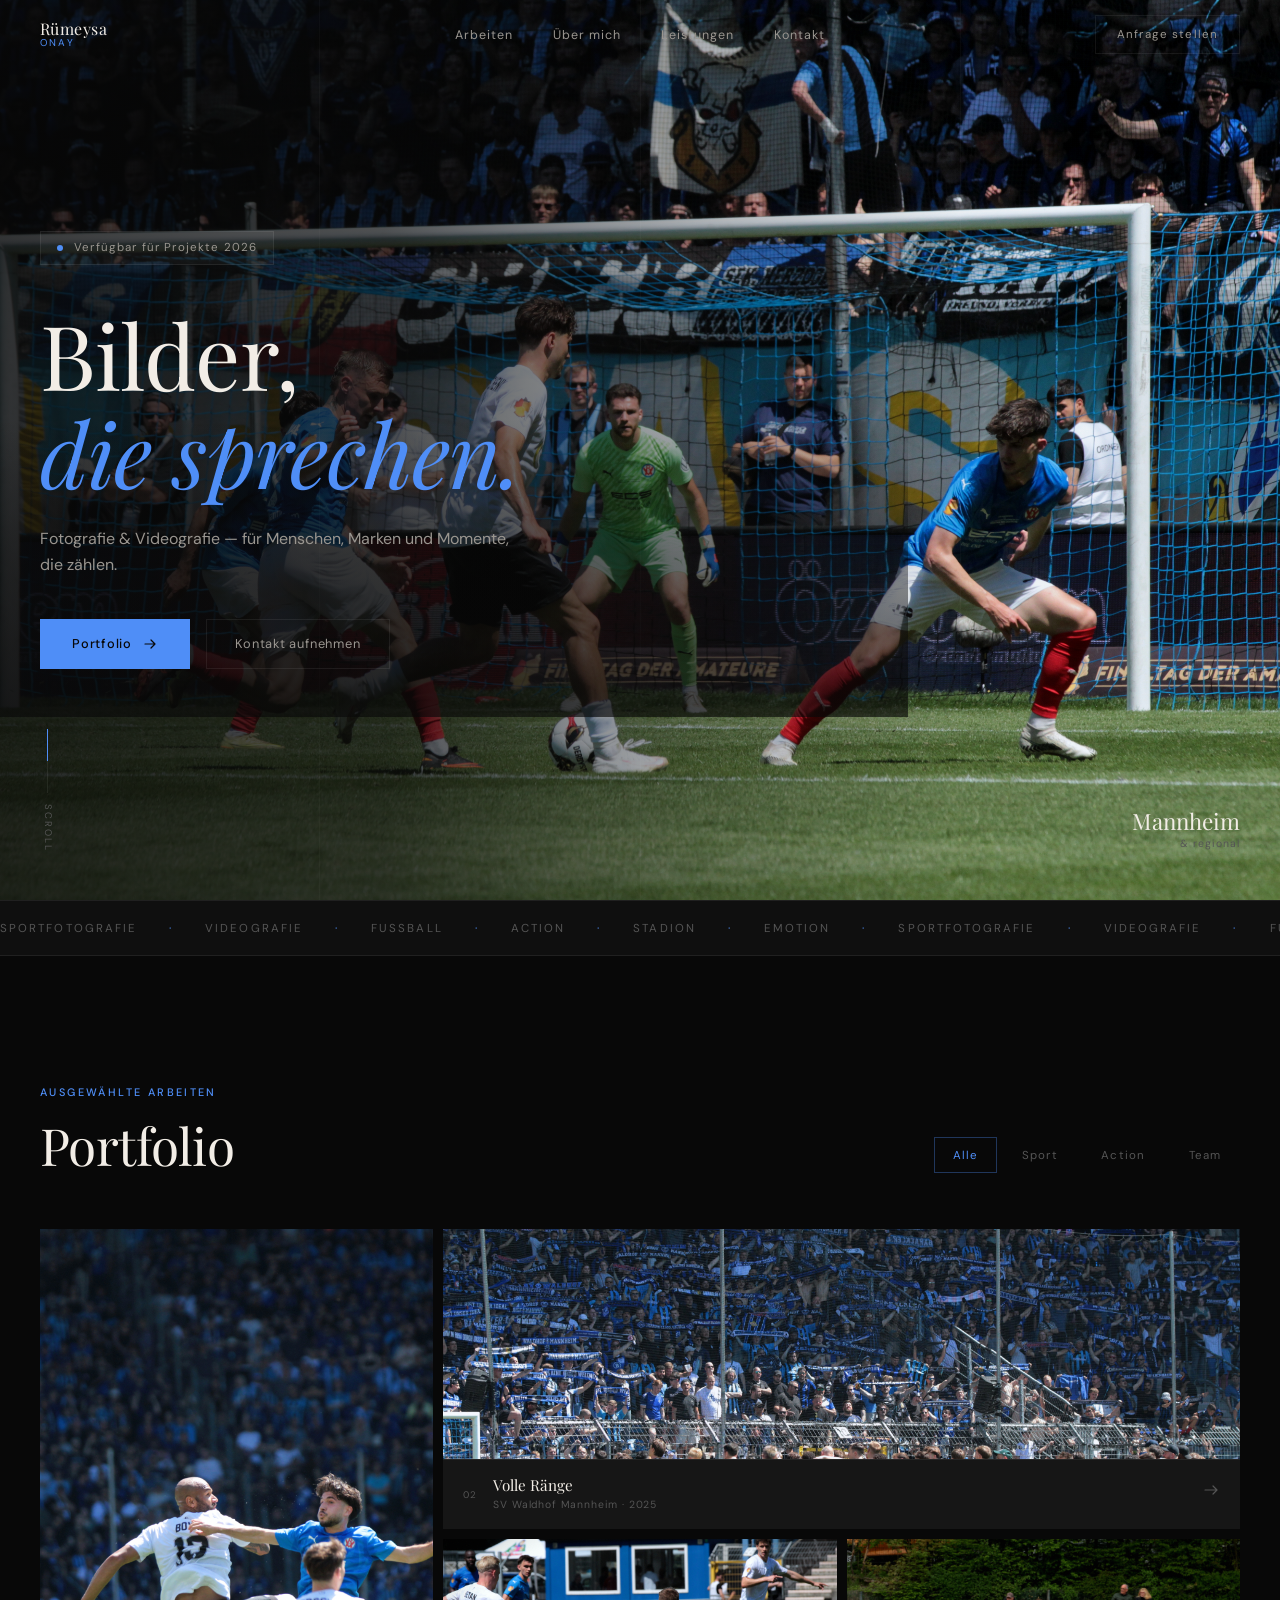
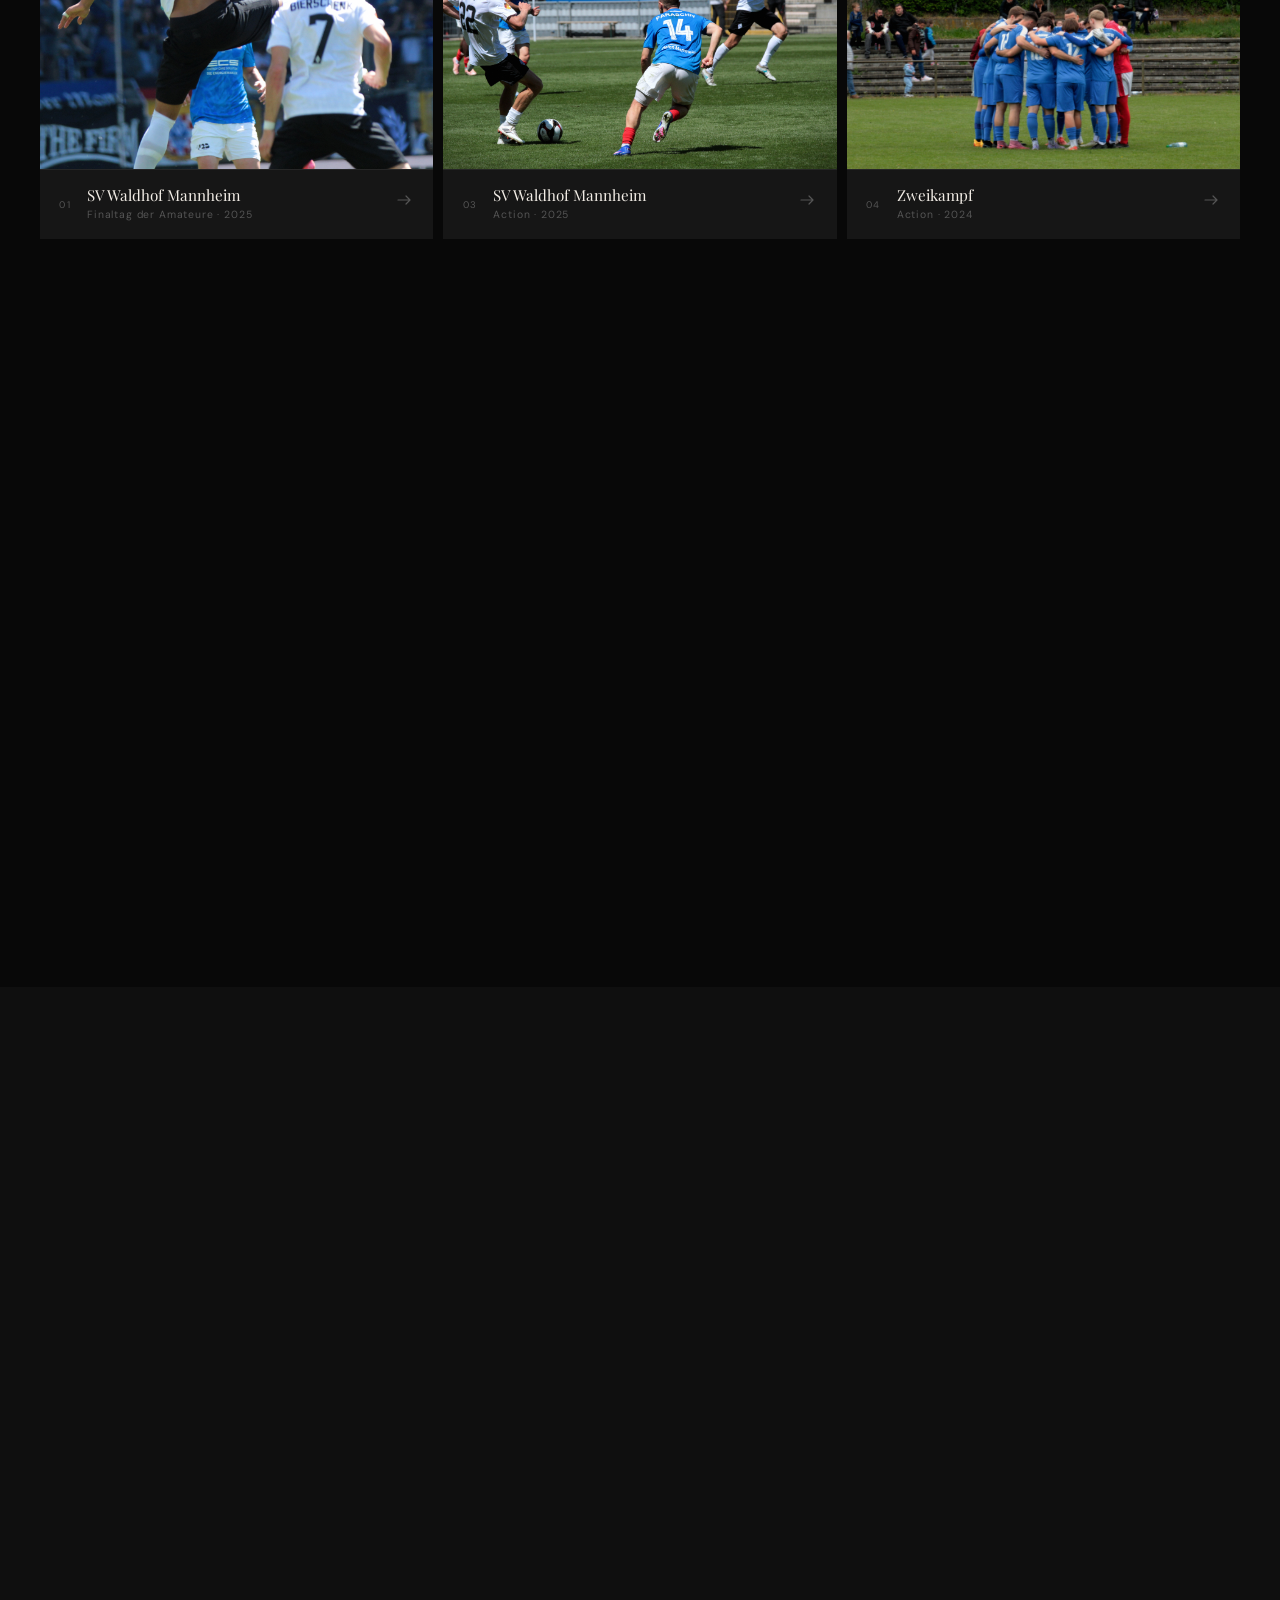
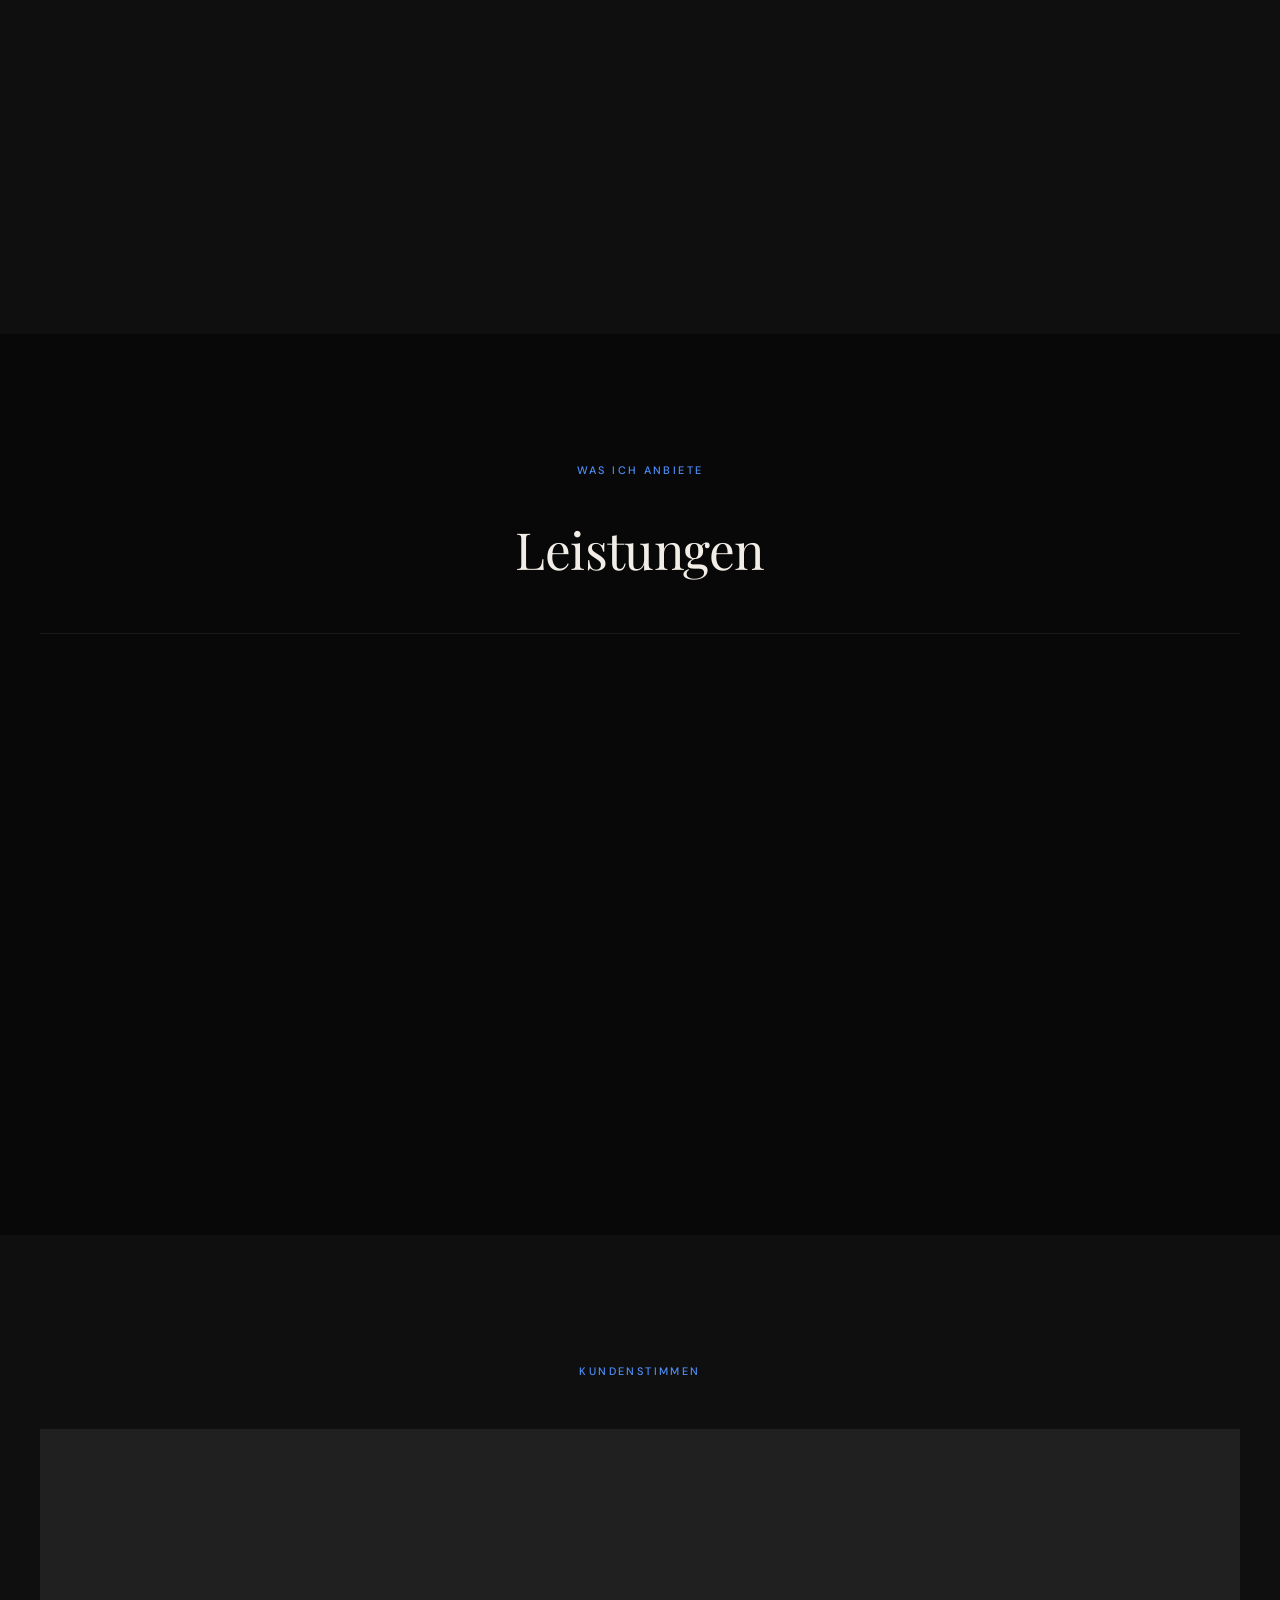
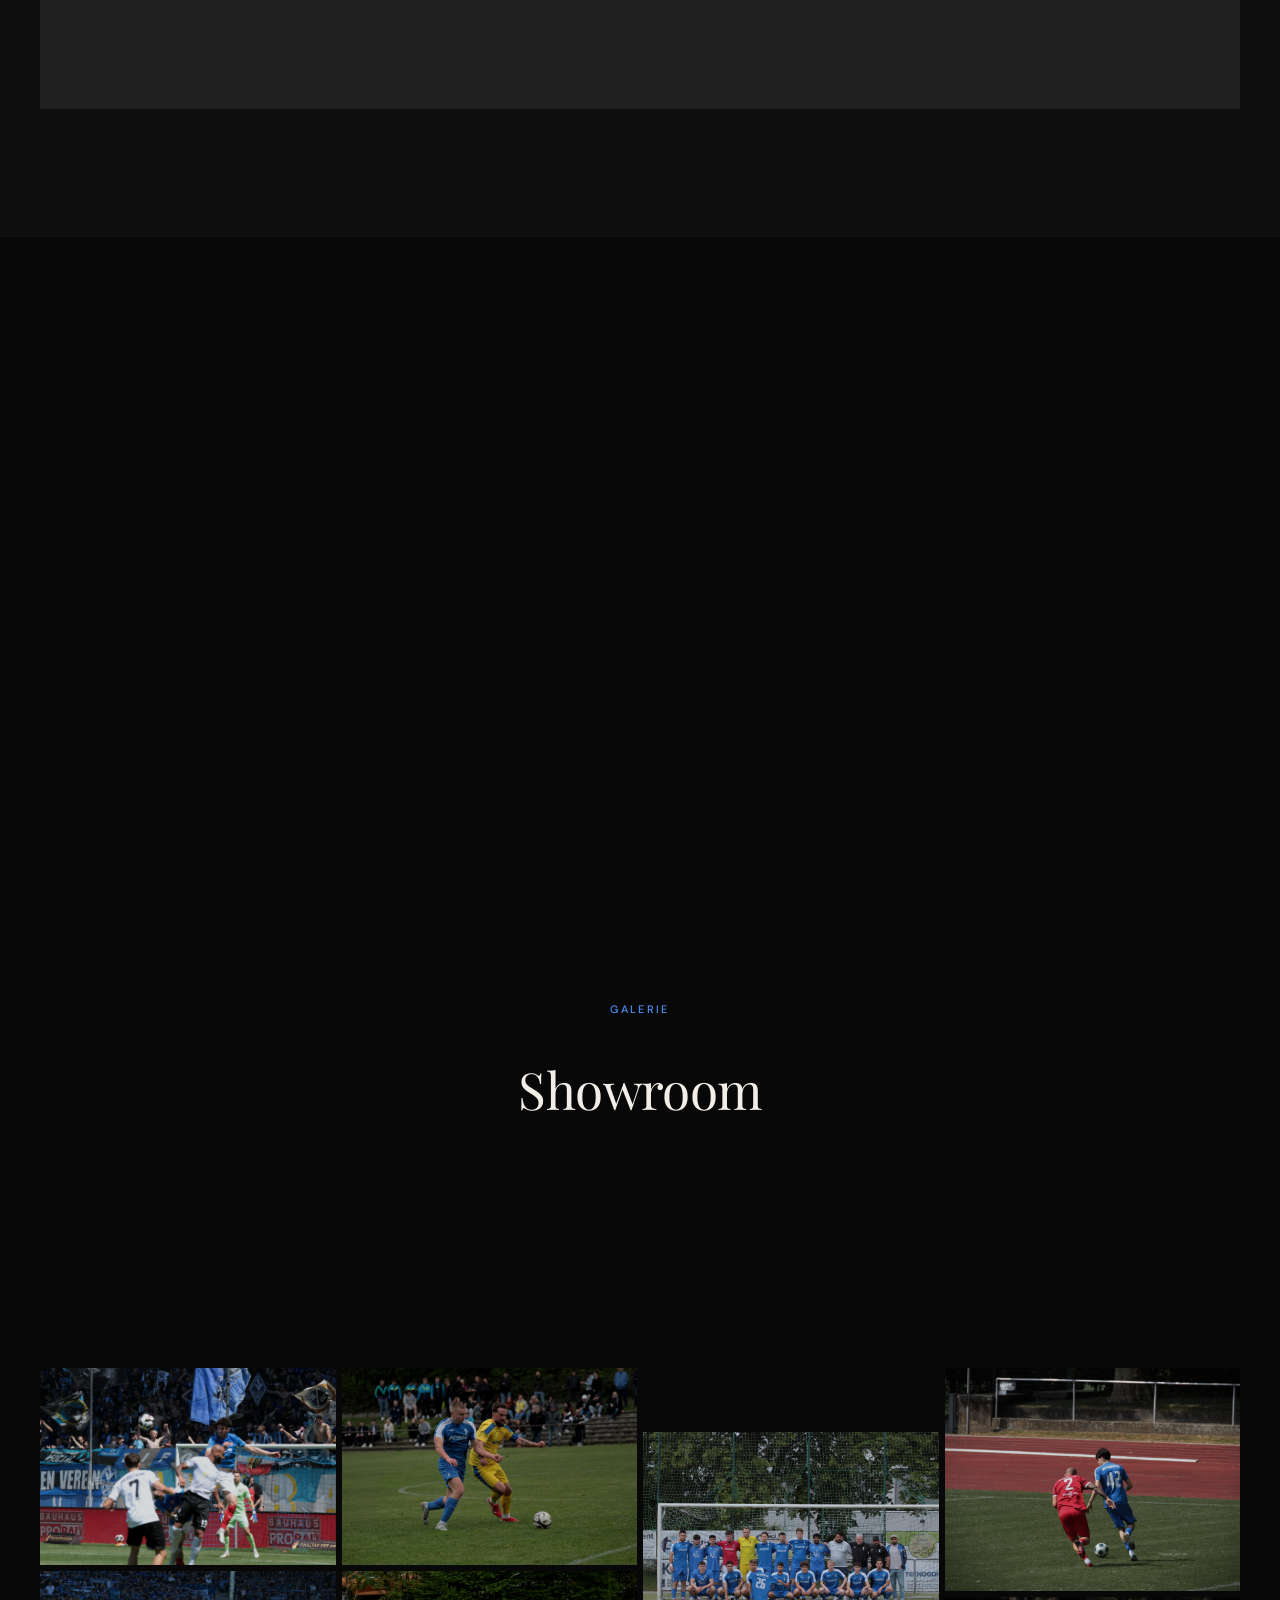
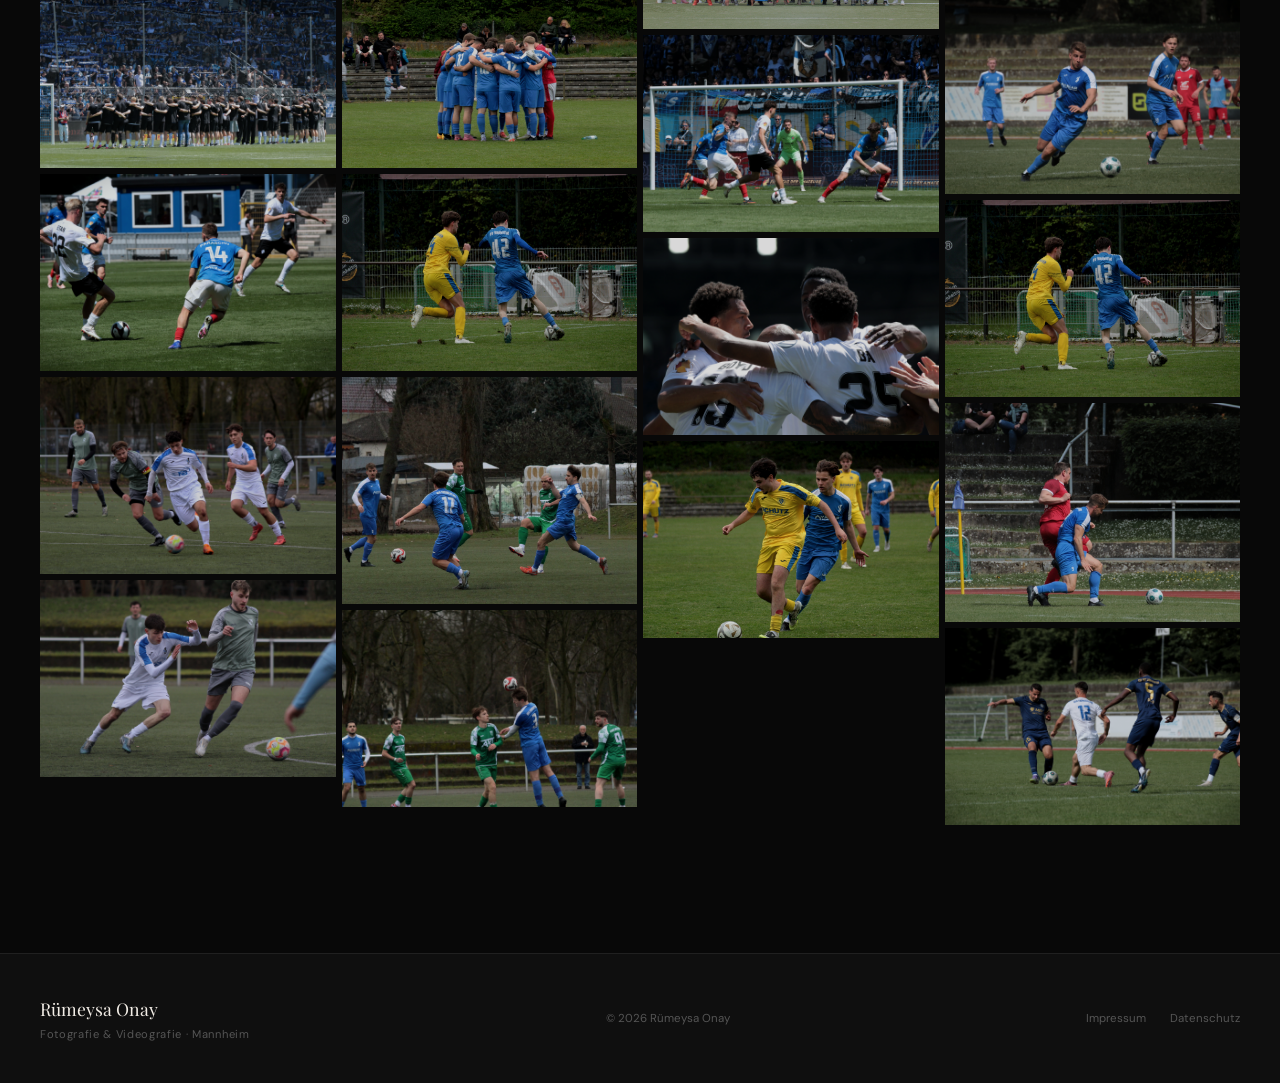
<file: index.html>
<!DOCTYPE html>
<html lang="de">
<head>
  <meta charset="UTF-8" />
  <meta name="viewport" content="width=device-width, initial-scale=1.0" />
  <title>Rümeysa Onay — Fotografie & Videografie</title>
  <link rel="stylesheet" href="style.css" />
  <link rel="preconnect" href="https://fonts.googleapis.com" />
  <link rel="preconnect" href="https://fonts.gstatic.com" crossorigin />
  <link href="https://fonts.googleapis.com/css2?family=Playfair+Display:ital,wght@0,400;0,500;1,400;1,500&family=DM+Sans:wght@300;400;500&display=swap" rel="stylesheet" />
</head>
<body>


  <!-- CURSOR -->
  <div class="cursor" id="cursor"></div>
  <div class="cursor-dot" id="cursorDot"></div>

  <!-- NAV -->
  <nav id="nav">
    <a class="nav-logo" href="#hero">
      <span class="logo-first">Rümeysa</span>
      <span class="logo-last">Onay</span>
    </a>
    <ul class="nav-links">
      <li><a href="#work" data-text="Arbeiten">Arbeiten</a></li>
      <li><a href="#about" data-text="Über mich">Über mich</a></li>
      <li><a href="#services" data-text="Leistungen">Leistungen</a></li>
      <li><a href="#contact" data-text="Kontakt">Kontakt</a></li>
    </ul>
    <a href="#contact" class="nav-cta">Anfrage stellen</a>
    <button class="nav-toggle" id="navToggle" aria-label="Menü">
      <span></span><span></span>
    </button>
  </nav>

  <!-- MOBILE MENU -->
  <div class="mobile-menu" id="mobileMenu">
    <div class="mm-bg"></div>
    <ul>
      <li><a href="#work" class="mm-link"><span>01</span>Arbeiten</a></li>
      <li><a href="#about" class="mm-link"><span>02</span>Über mich</a></li>
      <li><a href="#services" class="mm-link"><span>03</span>Leistungen</a></li>
      <li><a href="#contact" class="mm-link"><span>04</span>Kontakt</a></li>
    </ul>
    <div class="mm-footer">
      <p>onayrumeysa01@gmail.com</p>
    </div>
  </div>

  <!-- HERO -->
  <section id="hero">
    <div class="hero-noise"></div>
    <div class="hero-grid-lines">
      <div></div><div></div><div></div><div></div>
    </div>

    <div class="hero-content">
      <div class="hero-tag">
        <div class="tag-dot"></div>
        <span>Verfügbar für Projekte 2026</span>
      </div>
      <h1>
        <span class="h1-line">Bilder,</span>
        <span class="h1-line italic">die sprechen.</span>
      </h1>
      <p class="hero-sub">Fotografie &amp; Videografie — für Menschen, Marken und Momente, die zählen.</p>
      <div class="hero-actions">
        <a href="#work" class="btn-main">
          <span>Portfolio</span>
          <svg width="16" height="16" viewBox="0 0 16 16" fill="none"><path d="M3 8h10M9 4l4 4-4 4" stroke="currentColor" stroke-width="1.2" stroke-linecap="round" stroke-linejoin="round"/></svg>
        </a>
        <a href="#contact" class="btn-ghost">Kontakt aufnehmen</a>
      </div>
    </div>

    <div class="hero-meta">
      <div class="hero-meta-item">
        <span class="meta-num">Mannheim</span>
        <span class="meta-label">& regional</span>
      </div>
    </div>

    <div class="hero-scroll-cue">
      <div class="scroll-track">
        <div class="scroll-thumb"></div>
      </div>
      <span>scroll</span>
    </div>
  </section>

  <!-- MARQUEE -->
  <div class="marquee-wrap">
    <div class="marquee-track">
      <span>Sportfotografie</span><span class="dot">·</span>
      <span>Videografie</span><span class="dot">·</span>
      <span>Fußball</span><span class="dot">·</span>
      <span>Action</span><span class="dot">·</span>
      <span>Stadion</span><span class="dot">·</span>
      <span>Emotion</span><span class="dot">·</span>
      <span>Sportfotografie</span><span class="dot">·</span>
      <span>Videografie</span><span class="dot">·</span>
      <span>Fußball</span><span class="dot">·</span>
      <span>Action</span><span class="dot">·</span>
      <span>Stadion</span><span class="dot">·</span>
      <span>Emotion</span><span class="dot">·</span>
    </div>
  </div>

  <!-- WORK / PORTFOLIO -->
  <section id="work">
    <div class="container">
      <div class="section-header">
        <div>
          <p class="eyebrow">Ausgewählte Arbeiten</p>
          <h2>Portfolio</h2>
        </div>
        <div class="portfolio-filter">
          <button class="filter-btn active" data-filter="all">Alle</button>
          <button class="filter-btn" data-filter="sport">Sport</button>
          <button class="filter-btn" data-filter="action">Action</button>
          <button class="filter-btn" data-filter="team">Team</button>
        </div>
      </div>

      <div class="portfolio-grid">

        <div class="p-item p-item--tall" data-cat="sport team">
          <div class="p-img p1">
            <div class="p-img-inner"></div>
          </div>
          <div class="p-info">
            <div class="p-info-left">
              <p class="p-num">01</p>
              <div>
                <p class="p-title">SV Waldhof Mannheim</p>
                <p class="p-cat">Finaltag der Amateure · 2025</p>
              </div>
            </div>
            <div class="p-arrow">
              <svg width="20" height="20" viewBox="0 0 20 20" fill="none"><path d="M4 10h12M12 6l4 4-4 4" stroke="currentColor" stroke-width="1.2" stroke-linecap="round" stroke-linejoin="round"/></svg>
            </div>
          </div>
        </div>

        <div class="p-item p-item--wide" data-cat="sport action">
          <div class="p-img p2">
            <div class="p-img-inner"></div>
          </div>
          <div class="p-info">
            <div class="p-info-left">
              <p class="p-num">02</p>
              <div>
                <p class="p-title">Volle Ränge</p>
                <p class="p-cat">SV Waldhof Mannheim · 2025</p>
              </div>
            </div>
            <div class="p-arrow">
              <svg width="20" height="20" viewBox="0 0 20 20" fill="none"><path d="M4 10h12M12 6l4 4-4 4" stroke="currentColor" stroke-width="1.2" stroke-linecap="round" stroke-linejoin="round"/></svg>
            </div>
          </div>
        </div>

        <div class="p-item" data-cat="sport action">
          <div class="p-img p3">
            <div class="p-img-inner"></div>
          </div>
          <div class="p-info">
            <div class="p-info-left">
              <p class="p-num">03</p>
              <div>
                <p class="p-title">SV Waldhof Mannheim</p>
                <p class="p-cat">Action · 2025</p>
              </div>
            </div>
            <div class="p-arrow">
              <svg width="20" height="20" viewBox="0 0 20 20" fill="none"><path d="M4 10h12M12 6l4 4-4 4" stroke="currentColor" stroke-width="1.2" stroke-linecap="round" stroke-linejoin="round"/></svg>
            </div>
          </div>
        </div>

        <div class="p-item" data-cat="sport action">
          <div class="p-img p4">
            <div class="p-img-inner"></div>
          </div>
          <div class="p-info">
            <div class="p-info-left">
              <p class="p-num">04</p>
              <div>
                <p class="p-title">Zweikampf</p>
                <p class="p-cat">Action · 2024</p>
              </div>
            </div>
            <div class="p-arrow">
              <svg width="20" height="20" viewBox="0 0 20 20" fill="none"><path d="M4 10h12M12 6l4 4-4 4" stroke="currentColor" stroke-width="1.2" stroke-linecap="round" stroke-linejoin="round"/></svg>
            </div>
          </div>
        </div>

        <div class="p-item p-item--wide" data-cat="sport action">
          <div class="p-img p5">
            <div class="p-img-inner"></div>
          </div>
          <div class="p-info">
            <div class="p-info-left">
              <p class="p-num">05</p>
              <div>
                <p class="p-title">Finaltag der Amateure</p>
                <p class="p-cat">SV Waldhof Mannheim · 2025</p>
              </div>
            </div>
            <div class="p-arrow">
              <svg width="20" height="20" viewBox="0 0 20 20" fill="none"><path d="M4 10h12M12 6l4 4-4 4" stroke="currentColor" stroke-width="1.2" stroke-linecap="round" stroke-linejoin="round"/></svg>
            </div>
          </div>
        </div>

        <div class="p-item p-item--tall" data-cat="sport team">
          <div class="p-img p6">
            <div class="p-img-inner"></div>
          </div>
          <div class="p-info">
            <div class="p-info-left">
              <p class="p-num">06</p>
              <div>
                <p class="p-title">VfR in Aktion</p>
                <p class="p-cat">Sport · 2024</p>
              </div>
            </div>
            <div class="p-arrow">
              <svg width="20" height="20" viewBox="0 0 20 20" fill="none"><path d="M4 10h12M12 6l4 4-4 4" stroke="currentColor" stroke-width="1.2" stroke-linecap="round" stroke-linejoin="round"/></svg>
            </div>
          </div>
        </div>

      </div>
    </div>
  </section>

  <!-- ABOUT -->
  <section id="about">
    <div class="container about-inner">
      <div class="about-visual">
        <div class="about-photo">
          <div class="photo-placeholder">
            <svg viewBox="0 0 24 24" fill="none" stroke="currentColor" stroke-width="1" width="40" opacity="0.2"><rect x="3" y="3" width="18" height="18" rx="2"/><circle cx="8.5" cy="8.5" r="1.5"/><path d="M21 15l-5-5L5 21"/></svg>
            <p class="photo-label">Foto folgt</p>
          </div>
        </div>
        <div class="about-floater">
          <p class="floater-title">Aktuell verfügbar</p>
          <p class="floater-sub">Mannheim & regional</p>
          <div class="floater-dot"></div>
        </div>
      </div>

      <div class="about-body">
        <p class="eyebrow">Über mich</p>
        <h2>Hinter der Kamera</h2>
        <div class="about-quote">
          <p>"Jedes Bild ist ein stiller Augenblick, der für immer schreit."</p>
        </div>
        <p>Fotografin und Videografin aus Mannheim. Mit Leidenschaft hinter der Kamera bringe ich Gefühl und Handwerk zusammen.</p>

        <div class="skills-list">
          <div class="skill-row">
            <span>Sportfotografie</span>
            <div class="skill-bar"><div class="skill-fill" style="width:95%"></div></div>
          </div>
          <div class="skill-row">
            <span>Eventfotografie</span>
            <div class="skill-bar"><div class="skill-fill" style="width:90%"></div></div>
          </div>
          <div class="skill-row">
            <span>Brand & Imagefilm</span>
            <div class="skill-bar"><div class="skill-fill" style="width:85%"></div></div>
          </div>
          <div class="skill-row">
            <span>Color Grading & Post</span>
            <div class="skill-bar"><div class="skill-fill" style="width:88%"></div></div>
          </div>
        </div>

        <a href="#contact" class="btn-main">
          <span>Projekt besprechen</span>
          <svg width="16" height="16" viewBox="0 0 16 16" fill="none"><path d="M3 8h10M9 4l4 4-4 4" stroke="currentColor" stroke-width="1.2" stroke-linecap="round" stroke-linejoin="round"/></svg>
        </a>
      </div>
    </div>
  </section>

  <!-- SERVICES -->
  <section id="services">
    <div class="container">
      <div class="section-header center-header">
        <p class="eyebrow">Was ich anbiete</p>
        <h2>Leistungen</h2>
      </div>
      <div class="services-list">

        <div class="svc-row reveal">
          <div class="svc-num">01</div>
          <div class="svc-content">
            <h3>Fotografie</h3>
            <p>Von der Sportveranstaltung bis zur Architektur — Bilder, die Geschichten erzählen und begeistern.</p>
          </div>
          <ul class="svc-tags">
            <li>Eventfotografie</li>
            <li>Sportfotografie</li>
            <li>Architekturfotografie</li>
          </ul>
          <a href="#contact" class="svc-btn">Anfragen
            <svg width="14" height="14" viewBox="0 0 14 14" fill="none"><path d="M2 7h10M8 3l4 4-4 4" stroke="currentColor" stroke-width="1.1" stroke-linecap="round" stroke-linejoin="round"/></svg>
          </a>
        </div>

        <div class="svc-row reveal">
          <div class="svc-num">02</div>
          <div class="svc-content">
            <h3>Videografie</h3>
            <p>Filmische Videos mit kinoähnlicher Ästhetik — für Marken und Social-Media-Content, der in Erinnerung bleibt.</p>
          </div>
          <ul class="svc-tags">
            <li>Brand Film</li>
            <li>Imagefilm</li>
            <li>Social Media Reels</li>
          </ul>
          <a href="#contact" class="svc-btn">Anfragen
            <svg width="14" height="14" viewBox="0 0 14 14" fill="none"><path d="M2 7h10M8 3l4 4-4 4" stroke="currentColor" stroke-width="1.1" stroke-linecap="round" stroke-linejoin="round"/></svg>
          </a>
        </div>

        <div class="svc-row reveal">
          <div class="svc-num">03</div>
          <div class="svc-content">
            <h3>Post-Produktion</h3>
            <p>Professionelle Bildbearbeitung, Farbkorrektur und Schnitt — jedes Ergebnis fertig und lieferbereit.</p>
          </div>
          <ul class="svc-tags">
            <li>Retusche</li>
            <li>Color Grading</li>
            <li>Videoschnitt</li>
            <li>Sound</li>
          </ul>
          <a href="#contact" class="svc-btn">Anfragen
            <svg width="14" height="14" viewBox="0 0 14 14" fill="none"><path d="M2 7h10M8 3l4 4-4 4" stroke="currentColor" stroke-width="1.1" stroke-linecap="round" stroke-linejoin="round"/></svg>
          </a>
        </div>

      </div>
    </div>
  </section>

  <!-- TESTIMONIALS -->
  <section id="testimonials">
    <div class="container">
      <p class="eyebrow center">Kundenstimmen</p>
      <div class="testimonials-grid">
        <div class="testi reveal">
          <div class="testi-stars">★★★★★</div>
          <p class="testi-text">"Rümeysa hat unser Turnier fotografiert und jede Action-Szene perfekt eingefangen. Die Ergebnisse haben uns sprachlos gemacht."</p>
          <div class="testi-author">
            <div class="testi-avatar">L</div>
            <div>
              <p class="testi-name">Lukas</p>
              <p class="testi-role">Sportverein Mannheim</p>
            </div>
          </div>
        </div>
        <div class="testi testi--featured reveal">
          <div class="testi-stars">★★★★★</div>
          <p class="testi-text">"Die Mannschaftsfotos sind einfach top. Professionell, schnell geliefert — das Ergebnis übertrifft alles, was wir bisher hatten."</p>
          <div class="testi-author">
            <div class="testi-avatar">N</div>
            <div>
              <p class="testi-name">Nina</p>
              <p class="testi-role">FC Rheinau Mannheim</p>
            </div>
          </div>
        </div>
        <div class="testi reveal">
          <div class="testi-stars">★★★★★</div>
          <p class="testi-text">"Unsere Vereinsfotos sehen endlich aus wie echte Profis. Super sympathisch und das Auge fürs Detail stimmt einfach. Klare Empfehlung!"</p>
          <div class="testi-author">
            <div class="testi-avatar">J</div>
            <div>
              <p class="testi-name">Jonas</p>
              <p class="testi-role">Trainer VfR Frankenthal</p>
            </div>
          </div>
        </div>
      </div>
    </div>
  </section>

  <!-- CONTACT -->
  <section id="contact">
    <div class="container contact-inner">
      <div class="contact-left reveal">
        <p class="eyebrow">Kontakt</p>
        <h2>Lass uns gemeinsam etwas Schönes schaffen.</h2>
        <div class="contact-info">
          <a href="mailto:onayrumeysa01@gmail.com" class="contact-link">
            <div class="contact-icon">
              <svg viewBox="0 0 20 20" fill="none" stroke="currentColor" stroke-width="1.2" width="18"><rect x="2" y="4" width="16" height="12" rx="2"/><path d="M2 7l8 5 8-5"/></svg>
            </div>
            onayrumeysa01@gmail.com
          </a>
          <span class="contact-link">
            <div class="contact-icon">
              <svg viewBox="0 0 20 20" fill="none" stroke="currentColor" stroke-width="1.2" width="18"><path d="M10 11a3 3 0 1 0 0-6 3 3 0 0 0 0 6z"/><path d="M10 2a7 7 0 0 1 7 7c0 5-7 11-7 11S3 14 3 9a7 7 0 0 1 7-7z"/></svg>
            </div>
            Mannheim & regional
          </span>
        </div>
        <div class="social-row">
          <a href="#" class="social-item" aria-label="Instagram">
            <svg viewBox="0 0 24 24" fill="none" stroke="currentColor" stroke-width="1.4" width="20"><rect x="2" y="2" width="20" height="20" rx="5"/><circle cx="12" cy="12" r="5"/><circle cx="17.5" cy="6.5" r="1" fill="currentColor" stroke="none"/></svg>
            Instagram
          </a>
          <a href="#" class="social-item" aria-label="YouTube">
            <svg viewBox="0 0 24 24" fill="none" stroke="currentColor" stroke-width="1.4" width="20"><rect x="2" y="5" width="20" height="14" rx="4"/><path d="M10 9l6 3-6 3V9z" fill="currentColor" stroke="none"/></svg>
            YouTube
          </a>
          <a href="#" class="social-item" aria-label="TikTok">
            <svg viewBox="0 0 24 24" fill="none" stroke="currentColor" stroke-width="1.4" width="20"><path d="M9 12a4 4 0 1 0 4 4V4a5 5 0 0 0 5 5"/></svg>
            TikTok
          </a>
        </div>
      </div>

      <form class="contact-form reveal" id="contactForm" novalidate>
        <div class="form-row">
          <div class="form-group">
            <input type="text" id="name" name="name" required placeholder=" " />
            <label for="name">Dein Name</label>
          </div>
          <div class="form-group">
            <input type="email" id="email" name="email" required placeholder=" " />
            <label for="email">E-Mail</label>
          </div>
        </div>
        <div class="form-group">
          <select id="service" name="service" required>
            <option value="" disabled selected></option>
            <option>Hochzeitsfotografie</option>
            <option>Hochzeitsfilm</option>
            <option>Portrait / Editorial</option>
            <option>Corporate / Branding</option>
            <option>Brand Film / Imagefilm</option>
            <option>Musikvideo / Reels</option>
            <option>Sonstiges</option>
          </select>
          <label for="service">Leistung</label>
        </div>
        <div class="form-group">
          <textarea id="message" name="message" rows="5" required placeholder=" "></textarea>
          <label for="message">Deine Nachricht</label>
        </div>
        <button type="submit" class="btn-main full">
          <span>Anfrage absenden</span>
          <svg width="16" height="16" viewBox="0 0 16 16" fill="none"><path d="M3 8h10M9 4l4 4-4 4" stroke="currentColor" stroke-width="1.2" stroke-linecap="round" stroke-linejoin="round"/></svg>
        </button>
        <p class="form-success" id="formSuccess">Danke! Ich melde mich bald bei dir. ✦</p>
      </form>
    </div>
  </section>

  <!-- SHOWROOM -->
  <section id="showroom">
    <div class="container">
      <div class="section-header center-header">
        <p class="eyebrow">Galerie</p>
        <h2>Showroom</h2>
      </div>
    </div>
    <div class="showroom-grid">
      <!-- Neue Bilder -->
      <div class="showroom-item reveal"><img src="images/1000104492.jpg" alt="Kopfballduell Stadion" /></div>
      <div class="showroom-item reveal"><img src="images/1000104471.jpg" alt="Kopfball Tor" /></div>
      <div class="showroom-item reveal"><img src="images/1000104462.jpg" alt="Mannschaft Fanblock" /></div>
      <div class="showroom-item reveal"><img src="images/1000104483.jpg" alt="Schuss #14" /></div>
      <div class="showroom-item reveal"><img src="images/1000075420.jpg" alt="Spielszene Jugend" /></div>
      <div class="showroom-item reveal"><img src="images/IMG_7122.JPG" alt="Zweikampf Rasen" /></div>
      <div class="showroom-item reveal"><img src="images/lv_0_20260526012237.jpg" alt="Zweikampf Abend" /></div>
      <div class="showroom-item reveal"><img src="images/lv_0_20260412213836.jpg" alt="Zweikampf Zuschauer" /></div>
      <div class="showroom-item reveal"><img src="images/lv_0_20260412210228.jpg" alt="Mannschaftskreis" /></div>
      <div class="showroom-item reveal"><img src="images/lv_0_20260412205538.jpg" alt="VfR Frankenthal #42" /></div>
      <div class="showroom-item reveal"><img src="images/lv_0_20260209001051.jpg" alt="Spielszene VfR" /></div>
      <div class="showroom-item reveal"><img src="images/lv_0_20260208201909.jpg" alt="Kopfball Winter" /></div>
      <div class="showroom-item reveal"><img src="images/lv_0_20260222212524.jpg" alt="Torschuss" /></div>
      <!-- Klassiker -->
      <div class="showroom-item reveal"><img src="images/JPEG-Bild (5).jpeg" alt="VfR Frankenthal Mannschaft" /></div>
      <div class="showroom-item reveal"><img src="images/JPEG-Bild (7).jpeg" alt="Finaltag der Amateure" /></div>
      <div class="showroom-item reveal"><img src="images/JPEG-Bild (8).jpeg" alt="Torjubel" /></div>
      <div class="showroom-item reveal"><img src="images/JPEG-Bild.jpeg" alt="Zweikampf" /></div>
      <div class="showroom-item reveal"><img src="images/JPEG-Bild (9).jpeg" alt="Stadion" /></div>
      <div class="showroom-item reveal"><img src="images/JPEG-Bild (1).jpeg" alt="Spielszene" /></div>
      <div class="showroom-item reveal"><img src="images/JPEG-Bild (2).jpeg" alt="VfR Aktion" /></div>
      <div class="showroom-item reveal"><img src="images/JPEG-Bild (3).jpeg" alt="Zweikampf" /></div>
      <div class="showroom-item reveal"><img src="images/JPEG-Bild (4).jpeg" alt="Spielszene" /></div>
      <div class="showroom-item reveal"><img src="images/JPEG-Bild (6).jpeg" alt="Spielszene" /></div>
    </div>
  </section>

  <!-- FOOTER -->
  <footer>
    <div class="container footer-inner">
      <div class="footer-brand">
        <span>Rümeysa Onay</span>
        <p>Fotografie &amp; Videografie · Mannheim</p>
      </div>
      <div class="footer-copy">© 2026 Rümeysa Onay</div>
      <div class="footer-legal">
        <a href="impressum.html">Impressum</a>
        <a href="#">Datenschutz</a>
      </div>
    </div>
  </footer>

  <script src="main.js"></script>
</body>
</html>
</file>
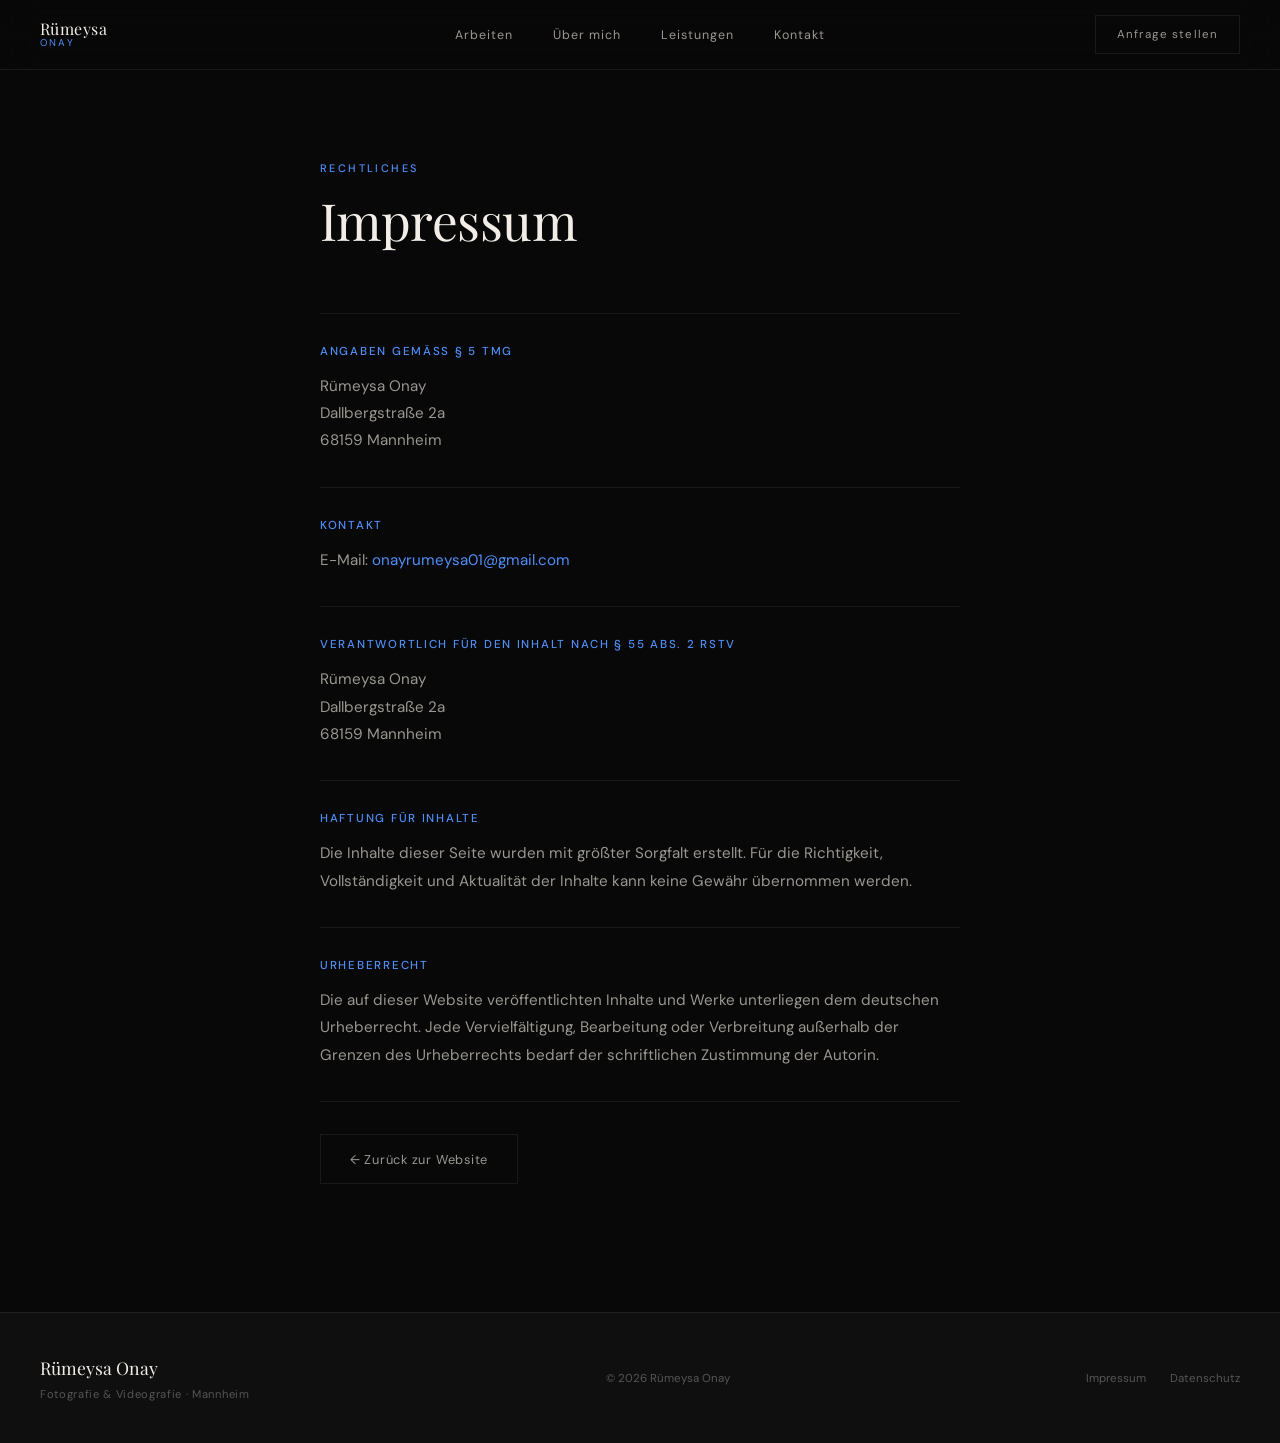
<file: impressum.html>
<!DOCTYPE html>
<html lang="de">
<head>
  <meta charset="UTF-8" />
  <meta name="viewport" content="width=device-width, initial-scale=1.0" />
  <title>Impressum — Rümeysa Onay</title>
  <link rel="stylesheet" href="style.css" />
  <link rel="preconnect" href="https://fonts.googleapis.com" />
  <link rel="preconnect" href="https://fonts.gstatic.com" crossorigin />
  <link href="https://fonts.googleapis.com/css2?family=Playfair+Display:ital,wght@0,400;0,500;1,400;1,500&family=DM+Sans:wght@300;400;500&display=swap" rel="stylesheet" />
</head>
<body>

  <!-- NAV -->
  <nav id="nav" class="scrolled">
    <a class="nav-logo" href="index.html">
      <span class="logo-first">Rümeysa</span>
      <span class="logo-last">Onay</span>
    </a>
    <ul class="nav-links">
      <li><a href="index.html#work">Arbeiten</a></li>
      <li><a href="index.html#about">Über mich</a></li>
      <li><a href="index.html#services">Leistungen</a></li>
      <li><a href="index.html#contact">Kontakt</a></li>
    </ul>
    <a href="index.html#contact" class="nav-cta">Anfrage stellen</a>
  </nav>

  <!-- IMPRESSUM -->
  <section id="impressum-page">
    <div class="container impressum-inner">
      <p class="eyebrow">Rechtliches</p>
      <h1 class="impressum-title">Impressum</h1>

      <div class="impressum-block">
        <h3>Angaben gemäß § 5 TMG</h3>
        <p>Rümeysa Onay<br />
        Dallbergstraße 2a<br />
        68159 Mannheim</p>
      </div>

      <div class="impressum-block">
        <h3>Kontakt</h3>
        <p>E-Mail: <a href="mailto:onayrumeysa01@gmail.com">onayrumeysa01@gmail.com</a></p>
      </div>

      <div class="impressum-block">
        <h3>Verantwortlich für den Inhalt nach § 55 Abs. 2 RStV</h3>
        <p>Rümeysa Onay<br />
        Dallbergstraße 2a<br />
        68159 Mannheim</p>
      </div>

      <div class="impressum-block">
        <h3>Haftung für Inhalte</h3>
        <p>Die Inhalte dieser Seite wurden mit größter Sorgfalt erstellt. Für die Richtigkeit, Vollständigkeit und Aktualität der Inhalte kann keine Gewähr übernommen werden.</p>
      </div>

      <div class="impressum-block">
        <h3>Urheberrecht</h3>
        <p>Die auf dieser Website veröffentlichten Inhalte und Werke unterliegen dem deutschen Urheberrecht. Jede Vervielfältigung, Bearbeitung oder Verbreitung außerhalb der Grenzen des Urheberrechts bedarf der schriftlichen Zustimmung der Autorin.</p>
      </div>

      <a href="index.html" class="btn-ghost" style="margin-top:2rem; display:inline-flex;">
        ← Zurück zur Website
      </a>
    </div>
  </section>

  <!-- FOOTER -->
  <footer>
    <div class="container footer-inner">
      <div class="footer-brand">
        <span>Rümeysa Onay</span>
        <p>Fotografie &amp; Videografie · Mannheim</p>
      </div>
      <div class="footer-copy">© 2026 Rümeysa Onay</div>
      <div class="footer-legal">
        <a href="impressum.html">Impressum</a>
        <a href="#">Datenschutz</a>
      </div>
    </div>
  </footer>

</body>
</html>
</file>
<file: style.css>
/* ─── Reset & Tokens ─────────────────────────────────────── */
*, *::before, *::after { box-sizing: border-box; margin: 0; padding: 0; }

:root {
  --bg:        #080808;
  --bg2:       #0f0f0f;
  --bg3:       #161616;
  --bg4:       #1e1e1e;
  --accent:    #4f8ef7;
  --accent-l:  #7db3fc;
  --text:      #f2ede6;
  --text-2:    #9a9690;
  --text-3:    #555;
  --border:    rgba(255,255,255,0.07);
  --border-h:  rgba(79,142,247,0.35);
  --serif:     'Playfair Display', Georgia, serif;
  --sans:      'DM Sans', system-ui, sans-serif;
  --ease:      cubic-bezier(0.25, 0.1, 0.25, 1);
  --ease-out:  cubic-bezier(0.0, 0.0, 0.2, 1);
}

html { scroll-behavior: smooth; font-size: 16px; }

body {
  background: var(--bg);
  color: var(--text);
  font-family: var(--sans);
  line-height: 1.65;
  overflow-x: hidden;
  -webkit-font-smoothing: antialiased;
}

a { color: inherit; text-decoration: none; }
ul { list-style: none; }
button { cursor: pointer; border: none; background: none; font: inherit; color: inherit; }
img { display: block; max-width: 100%; }


/* ─── Custom Cursor ───────────────────────────────────────── */
.cursor {
  position: fixed;
  width: 36px; height: 36px;
  border: 1px solid rgba(212,168,83,0.5);
  border-radius: 50%;
  pointer-events: none;
  z-index: 9999;
  transform: translate(-50%, -50%);
  transition: width 0.3s, height 0.3s, background 0.3s, opacity 0.3s;
  mix-blend-mode: difference;
}
.cursor-dot {
  position: fixed;
  width: 4px; height: 4px;
  background: var(--accent);
  border-radius: 50%;
  pointer-events: none;
  z-index: 9999;
  transform: translate(-50%, -50%);
}
body:not(:hover) .cursor,
body:not(:hover) .cursor-dot { opacity: 0; }

/* ─── Type ────────────────────────────────────────────────── */
h1, h2, h3 {
  font-family: var(--serif);
  font-weight: 400;
  line-height: 1.1;
  letter-spacing: -0.01em;
}
h1 { font-size: clamp(3.2rem, 7vw, 6.5rem); }
h2 { font-size: clamp(2.2rem, 4vw, 3.8rem); }
h3 { font-size: clamp(1.3rem, 2vw, 1.6rem); }
h1 .italic, h2 .italic { font-style: italic; }

.eyebrow {
  font-size: 0.68rem;
  font-weight: 500;
  letter-spacing: 0.22em;
  text-transform: uppercase;
  color: var(--accent);
  display: block;
  margin-bottom: 0.9rem;
}
.eyebrow.center { text-align: center; }

/* ─── Layout ──────────────────────────────────────────────── */
.container {
  max-width: 1280px;
  margin: 0 auto;
  padding: 0 2.5rem;
}
section { padding: 8rem 0; }

/* ─── Buttons ─────────────────────────────────────────────── */
.btn-main {
  display: inline-flex;
  align-items: center;
  gap: 0.6rem;
  padding: 0.9rem 2rem;
  background: var(--accent);
  color: #080808;
  font-size: 0.8rem;
  font-weight: 500;
  letter-spacing: 0.06em;
  transition: background 0.25s, gap 0.25s, transform 0.2s;
}
.btn-main:hover { background: var(--accent-l); gap: 0.9rem; transform: translateY(-1px); }
.btn-main.full { width: 100%; justify-content: center; }

.btn-ghost {
  display: inline-flex;
  align-items: center;
  gap: 0.5rem;
  padding: 0.85rem 1.8rem;
  border: 1px solid var(--border);
  color: var(--text-2);
  font-size: 0.8rem;
  letter-spacing: 0.06em;
  transition: border-color 0.25s, color 0.25s;
}
.btn-ghost:hover { border-color: var(--border-h); color: var(--text); }

/* ─── NAV ─────────────────────────────────────────────────── */
#nav {
  position: fixed; top: 0; left: 0; right: 0;
  height: 70px;
  display: flex; align-items: center; justify-content: space-between;
  padding: 0 2.5rem;
  z-index: 200;
  transition: background 0.4s, border-color 0.4s;
  border-bottom: 1px solid transparent;
}
#nav.scrolled {
  background: rgba(8, 8, 8, 0.88);
  backdrop-filter: blur(20px);
  -webkit-backdrop-filter: blur(20px);
  border-bottom-color: var(--border);
}

.nav-logo {
  display: flex; flex-direction: column;
  line-height: 1.1;
}
.logo-first {
  font-family: var(--serif);
  font-size: 1rem;
  color: var(--text);
  letter-spacing: 0.03em;
}
.logo-last {
  font-size: 0.62rem;
  letter-spacing: 0.22em;
  text-transform: uppercase;
  color: var(--accent);
}

.nav-links {
  display: flex; gap: 2.5rem;
  position: absolute; left: 50%; transform: translateX(-50%);
}
.nav-links a {
  font-size: 0.78rem;
  letter-spacing: 0.08em;
  color: var(--text-2);
  position: relative;
  transition: color 0.2s;
}
.nav-links a::after {
  content: '';
  position: absolute; left: 0; bottom: -4px;
  width: 0; height: 1px;
  background: var(--accent);
  transition: width 0.3s var(--ease);
}
.nav-links a:hover { color: var(--text); }
.nav-links a:hover::after { width: 100%; }

.nav-cta {
  font-size: 0.72rem;
  letter-spacing: 0.1em;
  padding: 0.55rem 1.3rem;
  border: 1px solid var(--border);
  color: var(--text-2);
  transition: border-color 0.2s, color 0.2s;
}
.nav-cta:hover { border-color: var(--border-h); color: var(--text); }

.nav-toggle { display: none; flex-direction: column; gap: 6px; }
.nav-toggle span { display: block; width: 22px; height: 1px; background: var(--text); transition: all 0.3s; }
.nav-toggle.open span:first-child { transform: rotate(45deg) translate(5px, 5px); }
.nav-toggle.open span:last-child  { transform: rotate(-45deg) translate(5px, -5px); }

/* ─── Mobile Menu ─────────────────────────────────────────── */
.mobile-menu {
  position: fixed; inset: 0;
  z-index: 190;
  display: flex; flex-direction: column;
  align-items: center; justify-content: center;
  visibility: hidden; opacity: 0;
  transition: opacity 0.4s, visibility 0.4s;
}
.mobile-menu.open { visibility: visible; opacity: 1; }

.mm-bg {
  position: absolute; inset: 0;
  background: var(--bg);
}
.mobile-menu ul {
  position: relative; z-index: 1;
  display: flex; flex-direction: column; gap: 0;
  width: 100%;
  padding: 0 2.5rem;
}
.mobile-menu li { border-bottom: 1px solid var(--border); }
.mobile-menu a {
  display: flex; align-items: center; gap: 1.5rem;
  padding: 1.5rem 0;
  font-family: var(--serif);
  font-size: 2.2rem;
  color: var(--text-2);
  transition: color 0.2s;
}
.mobile-menu a span {
  font-family: var(--sans);
  font-size: 0.65rem;
  letter-spacing: 0.15em;
  color: var(--accent);
}
.mobile-menu a:hover { color: var(--text); }

.mm-footer {
  position: absolute; bottom: 2.5rem;
  font-size: 0.8rem; color: var(--text-3);
}

/* ─── HERO ────────────────────────────────────────────────── */
#hero {
  position: relative;
  min-height: 100dvh;
  display: flex; flex-direction: column;
  justify-content: center;
  padding: 0 2.5rem;
  overflow: hidden;
  background-image: url('images/JPEG-Bild (7).jpeg');
  background-size: cover;
  background-position: center;
}

.hero-noise {
  position: absolute; inset: 0; z-index: 0;
  background:
    linear-gradient(90deg,
      rgba(8,8,8,0.82) 0%,
      rgba(8,8,8,0.70) 30%,
      rgba(8,8,8,0.30) 55%,
      rgba(8,8,8,0.05) 75%,
      transparent 100%
    );
  opacity: 1;
}

.hero-grid-lines {
  position: absolute; inset: 0; z-index: 0;
  display: flex;
}
.hero-grid-lines div {
  flex: 1;
  border-right: 1px solid rgba(255,255,255,0.025);
}
.hero-grid-lines div:last-child { border: none; }

.hero-content {
  position: relative; z-index: 1;
  max-width: 820px;
}
.hero-content::after {
  content: '';
  position: absolute;
  left: -3rem; right: -3rem; bottom: -3rem; height: 68%;
  background: linear-gradient(0deg, rgba(8,8,8,0.65) 0%, rgba(8,8,8,0.38) 55%, transparent 100%);
  z-index: -1; pointer-events: none;
}
.hero-tag {
  display: inline-flex; align-items: center; gap: 0.7rem;
  padding: 0.4rem 1rem;
  border: 1px solid var(--border);
  background: rgba(255,255,255,0.03);
  margin-bottom: 2.5rem;
  font-size: 0.72rem;
  letter-spacing: 0.1em;
  color: var(--text-2);
}
.tag-dot {
  width: 6px; height: 6px;
  border-radius: 50%;
  background: var(--accent);
  animation: pulse 2s ease-in-out infinite;
}

.hero-content h1 {
  display: flex; flex-direction: column;
  margin-bottom: 1.5rem;
}
.h1-line {
  display: block;
  animation: heroIn 1s var(--ease-out) both;
}
.h1-line:nth-child(2) { animation-delay: 0.12s; }
.h1-line.italic { font-style: italic; color: var(--accent); }

.hero-sub {
  font-size: 1rem;
  color: var(--text-2);
  max-width: 480px;
  margin-bottom: 2.5rem;
  animation: heroIn 1s var(--ease-out) 0.25s both;
}

.hero-actions {
  display: flex; gap: 1rem; flex-wrap: wrap;
  animation: heroIn 1s var(--ease-out) 0.38s both;
}

.hero-meta {
  position: absolute;
  bottom: 3rem; right: 2.5rem;
  display: flex; align-items: center; gap: 2rem;
  z-index: 1;
  animation: heroIn 1s var(--ease-out) 0.5s both;
}
.hero-meta-item { display: flex; flex-direction: column; align-items: flex-end; }
.meta-num {
  font-family: var(--serif);
  font-size: 1.4rem;
  color: var(--text);
  line-height: 1;
}
.meta-label { font-size: 0.65rem; letter-spacing: 0.1em; color: var(--text-3); margin-top: 2px; }
.hero-meta-divider { width: 1px; height: 32px; background: var(--border); }

.hero-scroll-cue {
  position: absolute;
  bottom: 3rem; left: 2.5rem;
  display: flex; flex-direction: column; align-items: center; gap: 0.7rem;
  z-index: 1;
}
.hero-scroll-cue span {
  writing-mode: vertical-rl;
  font-size: 0.6rem;
  letter-spacing: 0.2em;
  text-transform: uppercase;
  color: var(--text-3);
}
.scroll-track {
  width: 1px; height: 64px;
  background: var(--border);
  position: relative;
  overflow: hidden;
}
.scroll-thumb {
  position: absolute; top: 0;
  width: 100%; height: 50%;
  background: var(--accent);
  animation: scrollAnim 2.4s ease-in-out infinite;
}

/* ─── MARQUEE ─────────────────────────────────────────────── */
.marquee-wrap {
  overflow: hidden;
  border-top: 1px solid var(--border);
  border-bottom: 1px solid var(--border);
  background: var(--bg2);
  padding: 1.1rem 0;
}
.marquee-track {
  display: flex; gap: 2rem;
  white-space: nowrap;
  animation: marquee 22s linear infinite;
  width: max-content;
}
.marquee-track span {
  font-size: 0.72rem;
  letter-spacing: 0.18em;
  text-transform: uppercase;
  color: var(--text-3);
}
.marquee-track .dot { color: var(--accent); }

/* ─── PORTFOLIO ───────────────────────────────────────────── */
#work { background: var(--bg); }

.section-header {
  display: flex;
  align-items: flex-end;
  justify-content: space-between;
  margin-bottom: 3.5rem;
  flex-wrap: wrap;
  gap: 1.5rem;
}
.section-header h2 { margin-top: 0.2rem; }

.portfolio-filter {
  display: flex; gap: 0.4rem; flex-wrap: wrap;
}
.filter-btn {
  padding: 0.45rem 1.1rem;
  font-size: 0.72rem;
  letter-spacing: 0.1em;
  color: var(--text-3);
  border: 1px solid transparent;
  transition: color 0.2s, border-color 0.2s;
}
.filter-btn.active, .filter-btn:hover {
  color: var(--accent);
  border-color: var(--border-h);
}

/* Bento-style grid */
.portfolio-grid {
  display: grid;
  grid-template-columns: repeat(3, 1fr);
  grid-template-rows: 300px 300px;
  grid-auto-rows: 300px;
  gap: 10px;
}

.p-item {
  position: relative;
  overflow: hidden;
  cursor: pointer;
  background: var(--bg3);
  display: flex; flex-direction: column;
  transition: opacity 0.3s;
}
.p-item--tall { grid-row: span 2; }
.p-item--wide { grid-column: span 2; }
.p-item.hidden { display: none; }

.p-img {
  flex: 1;
  position: relative;
  overflow: hidden;
}
.p-img-inner {
  position: absolute; inset: 0;
  transition: transform 0.7s var(--ease);
}
.p-item:hover .p-img-inner { transform: scale(1.04); }

/* Portfolio images */
.p1 .p-img-inner { background: url('images/1000104492.jpg') center 25%/cover; }
.p2 .p-img-inner { background: url('images/1000104462.jpg') center 40%/cover; }
.p3 .p-img-inner { background: url('images/1000104483.jpg') center/cover; }
.p4 .p-img-inner { background: url('images/lv_0_20260412210228.jpg') center/cover; }
.p5 .p-img-inner { background: url('images/1000104471.jpg') center 30%/cover; }
.p6 .p-img-inner { background: url('images/1000075420.jpg') center/cover; }

/* Subtle grain overlay per card */
.p-img::before {
  content: '';
  position: absolute; inset: 0; z-index: 1;
  background-image: url("data:image/svg+xml,%3Csvg viewBox='0 0 200 200' xmlns='http://www.w3.org/2000/svg'%3E%3Cfilter id='n'%3E%3CfeTurbulence type='fractalNoise' baseFrequency='0.75' numOctaves='4' stitchTiles='stitch'/%3E%3C/filter%3E%3Crect width='100%25' height='100%25' filter='url(%23n)' opacity='0.04'/%3E%3C/svg%3E");
  background-size: 120px;
  opacity: 0.5;
  pointer-events: none;
}

.p-info {
  display: flex;
  align-items: center;
  justify-content: space-between;
  padding: 1rem 1.2rem;
  border-top: 1px solid var(--border);
  background: var(--bg3);
  transition: background 0.3s;
}
.p-item:hover .p-info { background: #1c1c1c; }

.p-info-left {
  display: flex; align-items: center; gap: 1rem;
}
.p-num {
  font-size: 0.6rem;
  letter-spacing: 0.15em;
  color: var(--text-3);
}
.p-title {
  font-family: var(--serif);
  font-size: 0.95rem;
  color: var(--text);
  line-height: 1.2;
}
.p-cat {
  font-size: 0.65rem;
  letter-spacing: 0.08em;
  color: var(--text-3);
  margin-top: 1px;
}
.p-arrow {
  color: var(--text-3);
  transition: color 0.2s, transform 0.3s;
}
.p-item:hover .p-arrow { color: var(--accent); transform: translateX(3px); }

.p-play {
  position: absolute;
  inset: 0; z-index: 2;
  display: flex; align-items: center; justify-content: center;
  opacity: 0;
  transition: opacity 0.3s;
}
.p-item:hover .p-play { opacity: 1; }
.play-ring {
  width: 62px; height: 62px;
  border: 1px solid rgba(255,255,255,0.4);
  border-radius: 50%;
  display: flex; align-items: center; justify-content: center;
  backdrop-filter: blur(4px);
  transform: scale(0.85);
  transition: transform 0.3s;
}
.p-item:hover .play-ring { transform: scale(1); }

/* ─── ABOUT ───────────────────────────────────────────────── */
#about { background: var(--bg2); }

.about-inner {
  display: grid;
  grid-template-columns: 1fr 1.1fr;
  gap: 7rem;
  align-items: center;
}

.about-visual { position: relative; }

.about-photo {
  position: relative;
  aspect-ratio: 3/4;
  overflow: hidden;
}
.photo-placeholder {
  width: 100%; height: 100%;
  background: var(--bg3);
  border: 1px dashed rgba(255,255,255,0.1);
  display: flex;
  flex-direction: column;
  align-items: center;
  justify-content: center;
  gap: 1rem;
}
.photo-label {
  font-size: 0.72rem;
  letter-spacing: 0.12em;
  text-transform: uppercase;
  color: var(--text-3);
}

.about-floater {
  position: absolute;
  bottom: -1.5rem; right: -1.5rem;
  background: var(--bg4);
  border: 1px solid var(--border);
  padding: 1.2rem 1.5rem;
  min-width: 180px;
}
.floater-title { font-size: 0.75rem; color: var(--text); font-weight: 500; }
.floater-sub { font-size: 0.68rem; color: var(--text-3); margin-top: 2px; }
.floater-dot {
  width: 7px; height: 7px;
  background: #4ade80;
  border-radius: 50%;
  position: absolute;
  top: 1rem; right: 1rem;
  box-shadow: 0 0 8px #4ade80;
  animation: pulse 2s ease-in-out infinite;
}

.about-body h2 { margin-bottom: 1.5rem; }
.about-quote {
  border-left: 2px solid var(--accent);
  padding-left: 1.2rem;
  margin-bottom: 1.5rem;
}
.about-quote p {
  font-family: var(--serif);
  font-style: italic;
  font-size: 1.1rem;
  color: var(--text-2);
  line-height: 1.6;
}
.about-body > p { color: var(--text-2); font-size: 0.92rem; margin-bottom: 0.75rem; }

.skills-list {
  margin: 2rem 0 2.5rem;
  display: flex; flex-direction: column; gap: 1rem;
}
.skill-row {
  display: flex; align-items: center; gap: 1rem;
}
.skill-row > span { font-size: 0.78rem; color: var(--text-2); width: 220px; flex-shrink: 0; }
.skill-bar {
  flex: 1;
  height: 1px;
  background: var(--border);
  position: relative;
}
.skill-fill {
  height: 100%;
  background: linear-gradient(90deg, var(--accent), var(--accent-l));
  transform-origin: left;
  transform: scaleX(0);
  transition: transform 1.2s var(--ease-out);
}
.skill-fill.animated { transform: scaleX(1); }

/* ─── SERVICES ────────────────────────────────────────────── */
#services { background: var(--bg); }

.center-header { flex-direction: column; align-items: center; text-align: center; }

.services-list {
  margin-top: 3rem;
  border-top: 1px solid var(--border);
}
.svc-row {
  display: grid;
  grid-template-columns: 60px 1fr auto auto;
  align-items: center;
  gap: 2rem;
  padding: 2.5rem 0;
  border-bottom: 1px solid var(--border);
  transition: background 0.2s;
}
.svc-row:hover { background: rgba(255,255,255,0.02); }

.svc-num {
  font-size: 0.65rem;
  letter-spacing: 0.15em;
  color: var(--text-3);
}
.svc-content h3 { font-size: 1.35rem; margin-bottom: 0.5rem; }
.svc-content p { font-size: 0.85rem; color: var(--text-2); max-width: 380px; }

.svc-tags {
  display: flex; flex-wrap: wrap; gap: 0.4rem;
  justify-content: flex-end;
}
.svc-tags li {
  font-size: 0.65rem;
  letter-spacing: 0.08em;
  padding: 0.3rem 0.8rem;
  border: 1px solid rgba(255,255,255,0.15);
  color: var(--text-2);
  transition: color 0.25s, border-color 0.25s, box-shadow 0.25s, background 0.25s;
  cursor: default;
}
.svc-tags li:hover {
  color: var(--accent-l);
  border-color: var(--border-h);
  box-shadow: 0 0 14px rgba(79,142,247,0.25);
  background: rgba(79,142,247,0.07);
}
.svc-btn {
  display: flex; align-items: center; gap: 0.4rem;
  font-size: 0.75rem;
  letter-spacing: 0.06em;
  color: var(--text-3);
  border: 1px solid var(--border);
  padding: 0.6rem 1.2rem;
  white-space: nowrap;
  transition: color 0.2s, border-color 0.2s, gap 0.2s;
}
.svc-btn:hover { color: var(--accent); border-color: var(--border-h); gap: 0.7rem; }

/* ─── TESTIMONIALS ────────────────────────────────────────── */
#testimonials { background: var(--bg2); }

.testimonials-grid {
  display: grid;
  grid-template-columns: repeat(3, 1fr);
  gap: 1px;
  background: var(--border);
  margin-top: 3rem;
}
.testi {
  background: var(--bg2);
  padding: 2.5rem;
  transition: background 0.3s;
}
.testi:hover { background: var(--bg3); }
.testi--featured {
  background: #080e1a;
  border-top: 2px solid var(--accent);
}
.testi--featured:hover { background: #0d1525; }

.testi-stars { color: var(--accent); font-size: 0.8rem; letter-spacing: 0.15em; margin-bottom: 1.2rem; }
.testi-text {
  font-family: var(--serif);
  font-style: italic;
  font-size: 1rem;
  line-height: 1.75;
  color: var(--text-2);
  margin-bottom: 2rem;
}
.testi-author { display: flex; align-items: center; gap: 1rem; }
.testi-avatar {
  width: 38px; height: 38px;
  background: var(--bg4);
  border: 1px solid var(--border);
  border-radius: 50%;
  display: flex; align-items: center; justify-content: center;
  font-size: 0.62rem;
  letter-spacing: 0.05em;
  color: var(--accent);
  flex-shrink: 0;
}
.testi-name { font-size: 0.82rem; color: var(--text); font-weight: 500; }
.testi-role { font-size: 0.7rem; color: var(--text-3); margin-top: 1px; }

/* ─── CONTACT ─────────────────────────────────────────────── */
#contact { background: var(--bg); }

.contact-inner {
  display: grid;
  grid-template-columns: 1fr 1.2fr;
  gap: 7rem;
  align-items: start;
}
.contact-left h2 { margin-bottom: 1.2rem; }
.contact-left > p { color: var(--text-2); font-size: 0.9rem; margin-bottom: 2rem; }

.contact-info {
  display: flex; flex-direction: column; gap: 0.8rem;
  margin-bottom: 2.5rem;
}
.contact-link {
  display: flex; align-items: center; gap: 0.8rem;
  font-size: 0.88rem;
  color: var(--text-2);
  transition: color 0.2s;
}
.contact-link:hover { color: var(--accent); }
.contact-icon {
  width: 32px; height: 32px;
  border: 1px solid var(--border);
  display: flex; align-items: center; justify-content: center;
  flex-shrink: 0;
}

.social-row { display: flex; gap: 1.5rem; }
.social-item {
  display: flex; align-items: center; gap: 0.5rem;
  font-size: 0.75rem;
  letter-spacing: 0.06em;
  color: var(--text-3);
  transition: color 0.2s;
}
.social-item:hover { color: var(--accent); }

/* ─── Form ────────────────────────────────────────────────── */
.contact-form { display: flex; flex-direction: column; gap: 1.2rem; }

.form-row { display: grid; grid-template-columns: 1fr 1fr; gap: 1.2rem; }

.form-group {
  position: relative;
}
.form-group input,
.form-group select,
.form-group textarea {
  width: 100%;
  background: var(--bg3);
  border: 1px solid var(--border);
  border-bottom-color: rgba(255,255,255,0.12);
  color: var(--text);
  padding: 1.2rem 1rem 0.5rem;
  font-family: var(--sans);
  font-size: 0.88rem;
  outline: none;
  transition: border-color 0.25s;
  -webkit-appearance: none;
}
.form-group select {
  padding-top: 1.2rem;
  cursor: pointer;
  background-image: url("data:image/svg+xml,%3Csvg xmlns='http://www.w3.org/2000/svg' width='12' height='12' viewBox='0 0 12 12'%3E%3Cpath d='M2 4l4 4 4-4' stroke='%23555' stroke-width='1.2' fill='none' stroke-linecap='round'/%3E%3C/svg%3E");
  background-repeat: no-repeat;
  background-position: right 1rem center;
}
.form-group select option { background: #161616; }
.form-group textarea { resize: vertical; min-height: 120px; }
.form-group input:focus,
.form-group select:focus,
.form-group textarea:focus {
  border-color: var(--border-h);
}

/* Floating labels */
.form-group label {
  position: absolute;
  top: 50%; left: 1rem;
  transform: translateY(-50%);
  font-size: 0.82rem;
  color: var(--text-3);
  pointer-events: none;
  transition: top 0.2s, font-size 0.2s, color 0.2s;
}
.form-group textarea ~ label { top: 1.2rem; transform: none; }
.form-group select ~ label { top: 0.55rem; transform: none; font-size: 0.65rem; letter-spacing: 0.08em; color: var(--text-3); }

.form-group input:focus ~ label,
.form-group input:not(:placeholder-shown) ~ label,
.form-group textarea:focus ~ label,
.form-group textarea:not(:placeholder-shown) ~ label {
  top: 0.5rem;
  font-size: 0.62rem;
  letter-spacing: 0.08em;
  color: var(--accent);
  transform: none;
}

.form-success {
  text-align: center;
  font-size: 0.85rem;
  color: var(--accent);
  display: none;
  margin-top: 0.5rem;
}
.form-success.show { display: block; animation: fadeUp 0.4s ease; }

/* ─── IMPRESSUM ───────────────────────────────────────────── */
#impressum-page {
  padding-top: 10rem;
  padding-bottom: 8rem;
  background: var(--bg);
}
.impressum-inner {
  max-width: 720px;
}
.impressum-title {
  font-family: var(--serif);
  font-size: clamp(2.4rem, 4vw, 3.6rem);
  font-weight: 400;
  margin-bottom: 4rem;
  color: var(--text);
}
.impressum-block {
  border-top: 1px solid var(--border);
  padding: 2rem 0;
}
.impressum-block:last-of-type {
  border-bottom: 1px solid var(--border);
}
.impressum-block h3 {
  font-family: var(--sans);
  font-size: 0.72rem;
  font-weight: 500;
  letter-spacing: 0.15em;
  text-transform: uppercase;
  color: var(--accent);
  margin-bottom: 0.9rem;
}
.impressum-block p,
.impressum-block a {
  font-family: var(--sans);
  font-size: 0.95rem;
  color: var(--text-2);
  line-height: 1.8;
}
.impressum-block a {
  color: var(--accent);
  transition: color 0.2s;
}
.impressum-block a:hover { color: var(--accent-l); }

/* ─── SHOWROOM ────────────────────────────────────────────── */
#showroom {
  background: var(--bg);
  padding-bottom: 8rem;
}
#showroom .section-header {
  margin-bottom: 3rem;
}

.showroom-grid {
  columns: 4 220px;
  column-gap: 6px;
  padding: 0 2.5rem;
  max-width: 1600px;
  margin: 0 auto;
}

.showroom-item {
  break-inside: avoid;
  margin-bottom: 6px;
  overflow: hidden;
  position: relative;
  cursor: pointer;
}

.showroom-item img {
  width: 100%;
  display: block;
  transition: transform 0.7s var(--ease), filter 0.4s;
  filter: brightness(0.85) saturate(0.9);
}

.showroom-item:hover img {
  transform: scale(1.04);
  filter: brightness(1) saturate(1.1);
}

.showroom-item::after {
  content: '';
  position: absolute;
  inset: 0;
  background: rgba(8,8,8,0);
  border: 1px solid transparent;
  transition: background 0.3s, border-color 0.3s;
  pointer-events: none;
}

.showroom-item:hover::after {
  background: rgba(79,142,247,0.06);
  border-color: rgba(79,142,247,0.2);
}

@media (max-width: 768px) {
  .showroom-grid { columns: 2 150px; }
}
@media (max-width: 480px) {
  .showroom-grid { columns: 1; }
}

/* ─── FOOTER ──────────────────────────────────────────────── */
footer {
  background: var(--bg2);
  border-top: 1px solid var(--border);
  padding: 2.5rem 0;
}
.footer-inner {
  display: flex; align-items: center;
  justify-content: space-between;
  flex-wrap: wrap; gap: 1rem;
}
.footer-brand span {
  font-family: var(--serif);
  font-size: 1.1rem;
  display: block;
  margin-bottom: 2px;
}
.footer-brand p { font-size: 0.7rem; color: var(--text-3); letter-spacing: 0.06em; }
.footer-copy { font-size: 0.72rem; color: var(--text-3); }
.footer-legal { display: flex; gap: 1.5rem; }
.footer-legal a { font-size: 0.72rem; color: var(--text-3); transition: color 0.2s; }
.footer-legal a:hover { color: var(--accent); }

/* ─── Reveal ──────────────────────────────────────────────── */
.reveal {
  opacity: 0;
  transform: translateY(22px);
  transition: opacity 0.75s var(--ease-out), transform 0.75s var(--ease-out);
}
.reveal.visible { opacity: 1; transform: translateY(0); }

/* ─── Keyframes ───────────────────────────────────────────── */
@keyframes heroIn {
  from { opacity: 0; transform: translateY(28px); }
  to   { opacity: 1; transform: translateY(0); }
}
@keyframes scrollAnim {
  0%   { transform: translateY(-100%); }
  100% { transform: translateY(200%); }
}
@keyframes marquee {
  from { transform: translateX(0); }
  to   { transform: translateX(-50%); }
}
@keyframes pulse {
  0%, 100% { opacity: 0.6; transform: scale(1); }
  50%       { opacity: 1; transform: scale(1.15); }
}
@keyframes fadeUp {
  from { opacity: 0; transform: translateY(8px); }
  to   { opacity: 1; transform: translateY(0); }
}
@keyframes btnWiggle {
  0%, 86%, 100% { transform: translateY(0) rotate(0deg); }
  88%  { transform: translateY(-5px) rotate(-1.5deg); }
  91%  { transform: translateY(2px)  rotate(1.5deg); }
  94%  { transform: translateY(-3px) rotate(-1deg); }
  97%  { transform: translateY(1px)  rotate(0.5deg); }
}
.btn-main.full { animation: btnWiggle 5s ease-in-out infinite; }

/* ─── Responsive ──────────────────────────────────────────── */
@media (max-width: 1024px) {
  .portfolio-grid {
    grid-template-columns: repeat(2, 1fr);
    grid-template-rows: auto;
  }
  .p-item--tall, .p-item--wide { grid-column: auto; grid-row: auto; }
  .about-inner { grid-template-columns: 1fr; gap: 3.5rem; }
  .about-visual { max-width: 380px; }
  .svc-row { grid-template-columns: 50px 1fr; gap: 1.5rem; }
  .svc-tags, .svc-btn { display: none; }
  .testimonials-grid { grid-template-columns: 1fr; gap: 1px; }
  .contact-inner { grid-template-columns: 1fr; gap: 3.5rem; }
}

@media (max-width: 768px) {
  section { padding: 5rem 0; }
  .container { padding: 0 1.5rem; }
  .nav-links, .nav-cta { display: none; }
  .nav-toggle { display: flex; }
  #nav { padding: 0 1.5rem; }
  .hero-meta { display: none; }
  .hero-scroll-cue { display: none; }
  .portfolio-grid { grid-template-columns: 1fr; grid-auto-rows: 260px; }
  .section-header { flex-direction: column; align-items: flex-start; }
  .form-row { grid-template-columns: 1fr; }
  .cursor, .cursor-dot { display: none; }
}

@media (max-width: 480px) {
  h1 { font-size: 2.8rem; }
  h2 { font-size: 2rem; }
}
</file>
